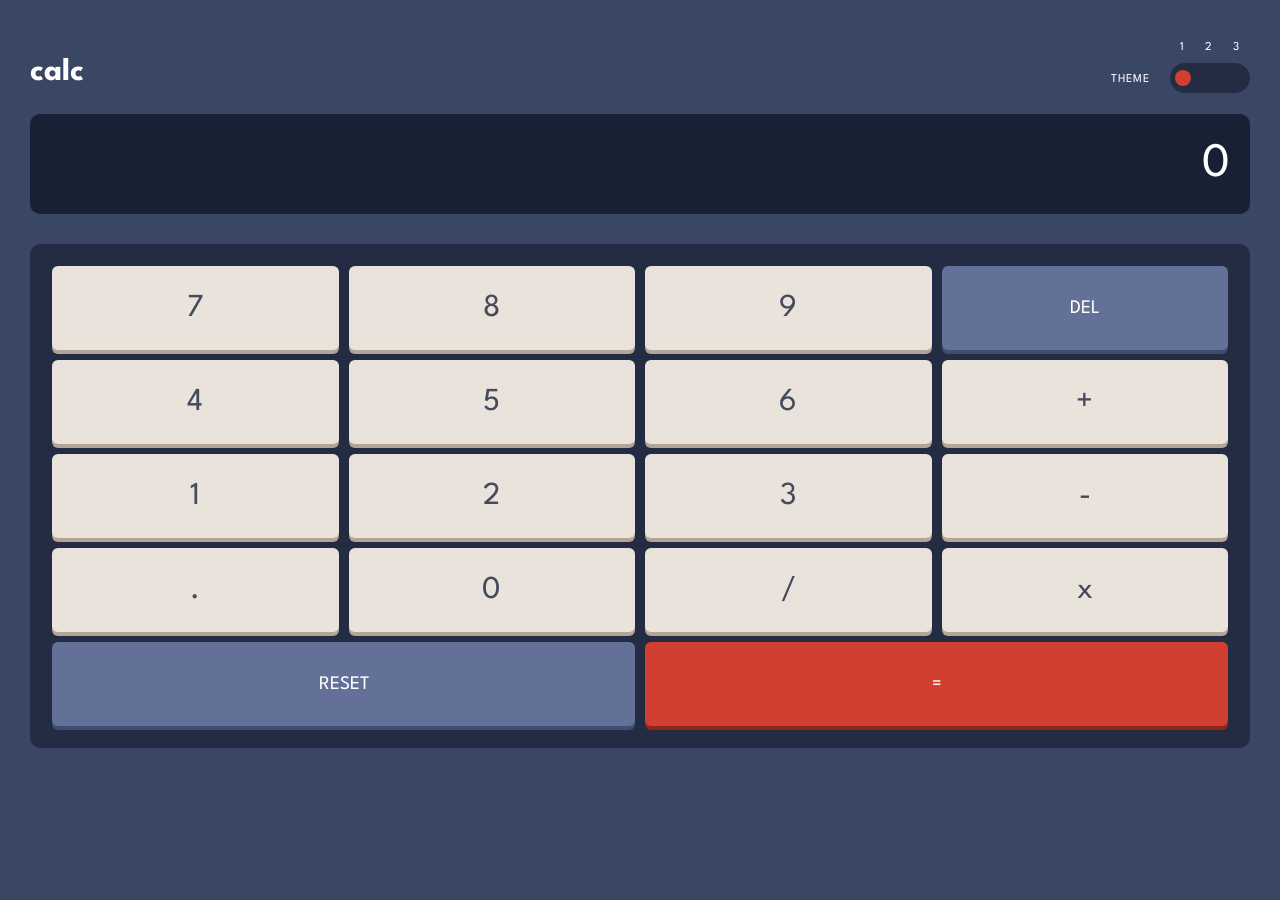
<file: index.html>
<!DOCTYPE html>
<html lang="en">

<head>
  <title>Frontend Mentor | Calculator app</title>
  <meta charset="UTF-8">
  <meta name="viewport" content="width=device-width, initial-scale=1.0">
  <!-- displays site properly based on user's device -->
  <link rel="stylesheet" href="style.css">
  <link rel="icon" type="image/png" sizes="32x32" href="./images/favicon-32x32.png">
  <link rel="preconnect" href="https://fonts.googleapis.com">
  <link rel="preconnect" href="https://fonts.gstatic.com" crossorigin>
  <link href="https://fonts.googleapis.com/css2?family=League+Spartan:wght@700&display=swap" rel="stylesheet">
</head>

<body theme>
  <div class="calculator">
    <header>
      <h2 class="title">calc</h2>
      <section class="themes">
        <p class="theme__title">THEME</p>
        <span class="section__theme">
          <div class="theme__values">
            <span class="theme__value">1</span>
            <span class="theme__value">2</span>
            <span class="theme__value">3</span>
          </div>
          <div class="theme__values theme__toogle">
            <input type="radio" name="mode" id="theme--default" class="input--change" checked>
            <label for="theme--default" class="label--change default--change"></label>
            <input type="radio" name="mode" id="theme--light" class="input--change">
            <label for="theme--light" class="label--change light--change"></label>
            <input type="radio" name="mode" id="theme--neon" class="input--change">
            <label for="theme--neon" class="label--change neon--change"></label>
            <!-- <input type="range" name="" id="" max="2"> -->
          </div>
        </span>
      </section>
    </header>
    <div class="screen">
      <span class="screen__result">0</span>
    </div>
    <section class="pad">
      <table>
        <tbody>
          <tr>
            <td>
              <div class="number">7</div>
            </td>
            <td>
              <div class="number">8</div>
            </td>
            <td>
              <div class="number">9</div>
            </td>
            <td>
              <div class="special" id="del">DEL</div>
            </td>
          </tr>
          <tr>
            <td>
              <div class="number">4</div>
            </td>
            <td>
              <div class="number">5</div>
            </td>
            <td>
              <div class="number">6</div>
            </td>
            <td>
              <div class="operators" data-sign="+">+</div>
            </td>
          </tr>
          <tr>
            <td>
              <div class="number">1</div>
            </td>
            <td>
              <div class="number">2</div>
            </td>
            <td>
              <div class="number">3</div>
            </td>
            <td>
              <div class="operators" data-sign="-">-</div>
            </td>
          </tr>
          <tr>
            <td>
              <div class="number">.</div>
            </td>
            <td>
              <div class="number">0</div>
            </td>
            <td>
              <div class="operators" data-sign="/">/</div>
            </td>
            <td>
              <div class="operators" data-sign="*">x</div>
            </td>
          </tr>
          <tr>
            <td class="pad__footer">
              <div class="special" id="reset">RESET</div>
            </td>
            <td class="pad__footer">
              <div class="special equal" id="equal"> =</div>
            </td>
          </tr>
        </tbody>
      </table>
    </section>
  </div>
  <script src="main.js"></script>
</body>

</html>
</file>
<file: style.css>
:root {
    /*theme 1*/
    --main-background: hsl(222, 26%, 31%);
    --toggle-keypad-background: hsl(223, 31%, 20%);
    --screen-background: hsl(224, 36%, 15%);
    /* Keys */
    --key-background: hsl(225, 21%, 49%);
    --key-shadow: hsl(224, 28%, 35%);
    --Red: hsl(6, 63%, 50%);
    --Dark-red: hsl(6, 70%, 34%);
    --Light-grayish-orange: hsl(30, 25%, 89%);
    --Grayish-orange: hsl(28, 16%, 65%);
    /* Text */
    --Very-dark-grayish-blue: hsl(221, 14%, 31%);
    --White: hsl(0, 0%, 100%);
    /*theme 2*/
    --theme2-main-background: hsl(0, 0%, 90%);
    --theme2-Grayish-red-toggle-keypad-background: hsl(0, 5%, 81%);
    --theme2-Very-light-gray-screen-background: hsl(0, 0%, 93%);
    /* Keys */
    --theme2-Dark-moderate-cyan-key-background: hsl(185, 42%, 37%);
    --theme2-Very-dark-cyan-key-shadow: hsl(185, 58%, 25%);
    --theme2-Orange-key-background-toggle: hsl(25, 98%, 40%);
    --theme2-Dark-orange-key-shadow: hsl(25, 99%, 27%);
    --theme2-Light-grayish-yellow-key-background: hsl(45, 7%, 89%);
    --theme2-Dark-grayish-orange-key-shadow: hsl(35, 11%, 61%);
    /* Text */
    --theme2-Very-dark-grayish-yellow: hsl(60, 10%, 19%);
    /*theme 3*/
    --theme3-Very-dark-violet-main: hsl(268, 75%, 9%);
    --theme3-Very-dark-violet-toggle-keypad: hsl(268, 71%, 12%);
    /* Keys */
    --theme3-Dark-violet-key-background: hsl(281, 89%, 26%);
    --theme3-Vivid-magenta-key-shadow: hsl(285, 91%, 52%);

    --theme3-Pure-cyan-key-background-toggle: hsl(176, 100%, 44%);
    --theme3-Soft-cyan-key-shadow: hsl(177, 92%, 70%);

    --theme3-Very-dark-violet-key-background: hsl(268, 47%, 21%);
    --theme3-Dark-magenta-key-shadow: hsl(290, 70%, 36%);
    /* Text */
    --theme3-Light-yellow: hsl(52, 100%, 62%);
    --theme3-Very-dark-blue: hsl(198, 20%, 13%);
}

* {
    margin: 0;
    padding: 0;
    box-sizing: border-box;
    font-family: 'League Spartan', sans-serif;
    transition: background-color 0.6s ease;
}

body {
    width: 100vw;
    min-width: 360px;
    height: 100vh;
    background-color: var(--main-background);
    color: var(--White);
    padding: 30px;
}

body.light {
    background-color: var(--theme2-main-background);
    color: var(--theme2-Very-dark-grayish-yellow);
}

body.neon {
    background-color: var(--theme3-Very-dark-violet-main);
    color: var(--theme3-Light-yellow);
}

.calculator {
    width: 100%;
    height: 100%;
}

.themes {
    width: 50%;
    height: fit-content;
    font-size: 12px;
    letter-spacing: 1px;
    /* background-color: red; */
    display: flex;
    justify-content: end;
    align-items: center;
    gap: 20px;
}

.theme__title {
    margin: 15px 0 0 0;
}

.theme__values{
    width: 80px;
    display: flex;
    justify-content: space-around;
    align-items: center;
    margin-bottom: 10px;
}

.theme__toogle{
    height: 30px;
    background-color: var(--toggle-keypad-background);
    border-radius: 20px;
}

.light *.theme__toogle{
    background-color: var(--theme2-Grayish-red-toggle-keypad-background);
}

.neon *.theme__toogle{
    background-color: var(--theme3-Very-dark-violet-toggle-keypad);
}

input {
    display: none;
}

.label--change {
    width: 16px;
    height: 16px;
    border-radius: 50%;
    cursor: pointer;
    opacity: 0;
}

input.input--change:checked+.label--change {
    opacity: 1;
}

.default--change{
    background-color: var(--Red);
}

.light--change{
    background-color: var(--theme2-Orange-key-background-toggle);
}

.neon--change{
    background-color: var(--theme3-Pure-cyan-key-background-toggle);
}

header {
    width: 100%;
    height: 10%;
    display: flex;
    align-items: center;
    justify-content: space-between;
}

.title {
    font-size: 2rem;
}

.screen {
    width: 100%;
    height: 100px;
    background-color: var(--screen-background);
    border-radius: 10px;
    display: flex;
    align-items: center;
    padding: 20px;
}

.light *.screen {
    background-color: var(--theme2-Very-light-gray-screen-background);
}

.neon *.screen {
    background-color: var(--theme3-Very-dark-violet-toggle-keypad);
}

.screen__result {
    width: 100%;
    text-align: right;
    font-size: 3rem;
    overflow: hidden;
}

.pad{
    height: 60%;
    background-color: var(--toggle-keypad-background);
    padding: 20px;
    border-radius: 10px;
    margin-top: 30px;
}

.light *.pad {
    background-color: var(--theme2-Grayish-red-toggle-keypad-background);
}

.neon *.pad {
    background-color: var(--theme3-Very-dark-violet-toggle-keypad);
}

.pad > table {
    width: 100%;
    height: 100%;
}

tbody {
    width: 100%;
    height: 100%;
    min-height: 50vh;
    display: grid;
    grid-template-columns: repeat(1, 1fr);
    grid-template-rows: repeat(5, 1fr);
    gap: 10px;
}

tr {
    display: grid;
    /* grid-template-columns: max-content(200px); */
    grid-template-columns: repeat(4, 1fr);
    gap: 10px;
}

.number,
.special,
.operators {
    height: 100%;
    font-size: 2rem;
    background-color: var(--Light-grayish-orange);
    color: var(--Very-dark-grayish-blue);
    cursor: pointer;
    display: flex;
    align-items: center;
    justify-content: center;
    border-radius: 6px;
    box-shadow: 0px 4px 0px 0px var(--Grayish-orange);
    -webkit-box-shadow: 0px 4px 0px 0px var(--Grayish-orange);
    -moz-box-shadow: 0px 4px 0px 0px var(--Grayish-orange);
}

.light *.number,
.light *.operators{
    background-color: var(--theme2-Light-grayish-yellow-key-background);
    box-shadow: 0px 4px 0px 0px var(--theme2-Dark-grayish-orange-key-shadow);
    -webkit-box-shadow: 0px 4px 0px 0px var(--theme2-Dark-grayish-orange-key-shadow);
    -moz-box-shadow: 0px 4px 0px 0px var(--theme2-Dark-grayish-orange-key-shadow);
}

.neon *.number,
.neon *.operators {
    background-color: var(--theme3-Very-dark-violet-key-background);
    color: var(--theme3-Light-yellow);
    box-shadow: 0px 4px 0px 0px var(--theme3-Dark-magenta-key-shadow);
    -webkit-box-shadow: 0px 4px 0px 0px var(--theme3-Dark-magenta-key-shadow);
    -moz-box-shadow: 0px 4px 0px 0px var(--theme3-Dark-magenta-key-shadow);
}

.pad__footer {
    display: grid;
    grid-column: span 2;
}

.special {
    font-size: 1.2rem;
    color: var(--White);
    background-color: var(--key-background);
    box-shadow: 0px 4px 0px 0px var(--key-shadow);
    -webkit-box-shadow: 0px 4px 0px 0px var(--key-shadow);
    -moz-box-shadow: 0px 4px 0px 0px var(--key-shadow);
}

.light *.special {
    background-color: var(--theme2-Dark-moderate-cyan-key-background);
    box-shadow: 0px 4px 0px 0px var(--theme2-Very-dark-cyan-key-shadow);
    -webkit-box-shadow: 0px 4px 0px 0px var(--theme2-Very-dark-cyan-key-shadow);
    -moz-box-shadow: 0px 4px 0px 0px var(--theme2-Very-dark-cyan-key-shadow);
}

.neon *.special{
    background-color: var(--theme3-Dark-violet-key-background);
    box-shadow: 0px 4px 0px 0px var(--theme3-Vivid-magenta-key-shadow);
    -webkit-box-shadow: 0px 4px 0px 0px var(--theme3-Vivid-magenta-key-shadow);
    -moz-box-shadow: 0px 4px 0px 0px var(--theme3-Vivid-magenta-key-shadow);
}

.equal {
    background-color: var(--Red);
    box-shadow: 0px 4px 0px 0px var(--Dark-red);
    -webkit-box-shadow: 0px 4px 0px 0px var(--Dark-red);
    -moz-box-shadow: 0px 4px 0px 0px var(--Dark-red);
}

.light *.equal {
    background-color: var(--theme2-Orange-key-background-toggle);
    box-shadow: 0px 4px 0px 0px var(--theme2-Dark-orange-key-shadow);
    -webkit-box-shadow: 0px 4px 0px 0px var(--theme2-Dark-orange-key-shadow);
    -moz-box-shadow: 0px 4px 0px 0px var(--theme2-Dark-orange-key-shadow);
}

.neon *.equal {
    background-color: var(--theme3-Pure-cyan-key-background-toggle);
    color: var(--theme3-Very-dark-blue);
    box-shadow: 0px 4px 0px 0px var(--theme3-Soft-cyan-key-shadow);
    -webkit-box-shadow: 0px 4px 0px 0px var(--theme3-Soft-cyan-key-shadow);
    -moz-box-shadow: 0px 4px 0px 0px var(--theme3-Soft-cyan-key-shadow);
}

@media (width >=1440px) {
    body {
        display: flex;
        justify-content: center;
        align-items: center;
    }
    header{
        margin-bottom: 20px;
    }
    .calculator {
        width: 40vw;
        height: auto;
    }

    .screen {
        padding: 60px 30px;
    }

    .screen__result {
        font-size: 4rem;
    }

    .number,
    .operators {
        font-size: 3rem;
    }

    .special{
        font-size: 2rem;
    }
    tbody{
        gap: 25px;
    }
    tr{
        gap: 30px;
    }
}
</file>
